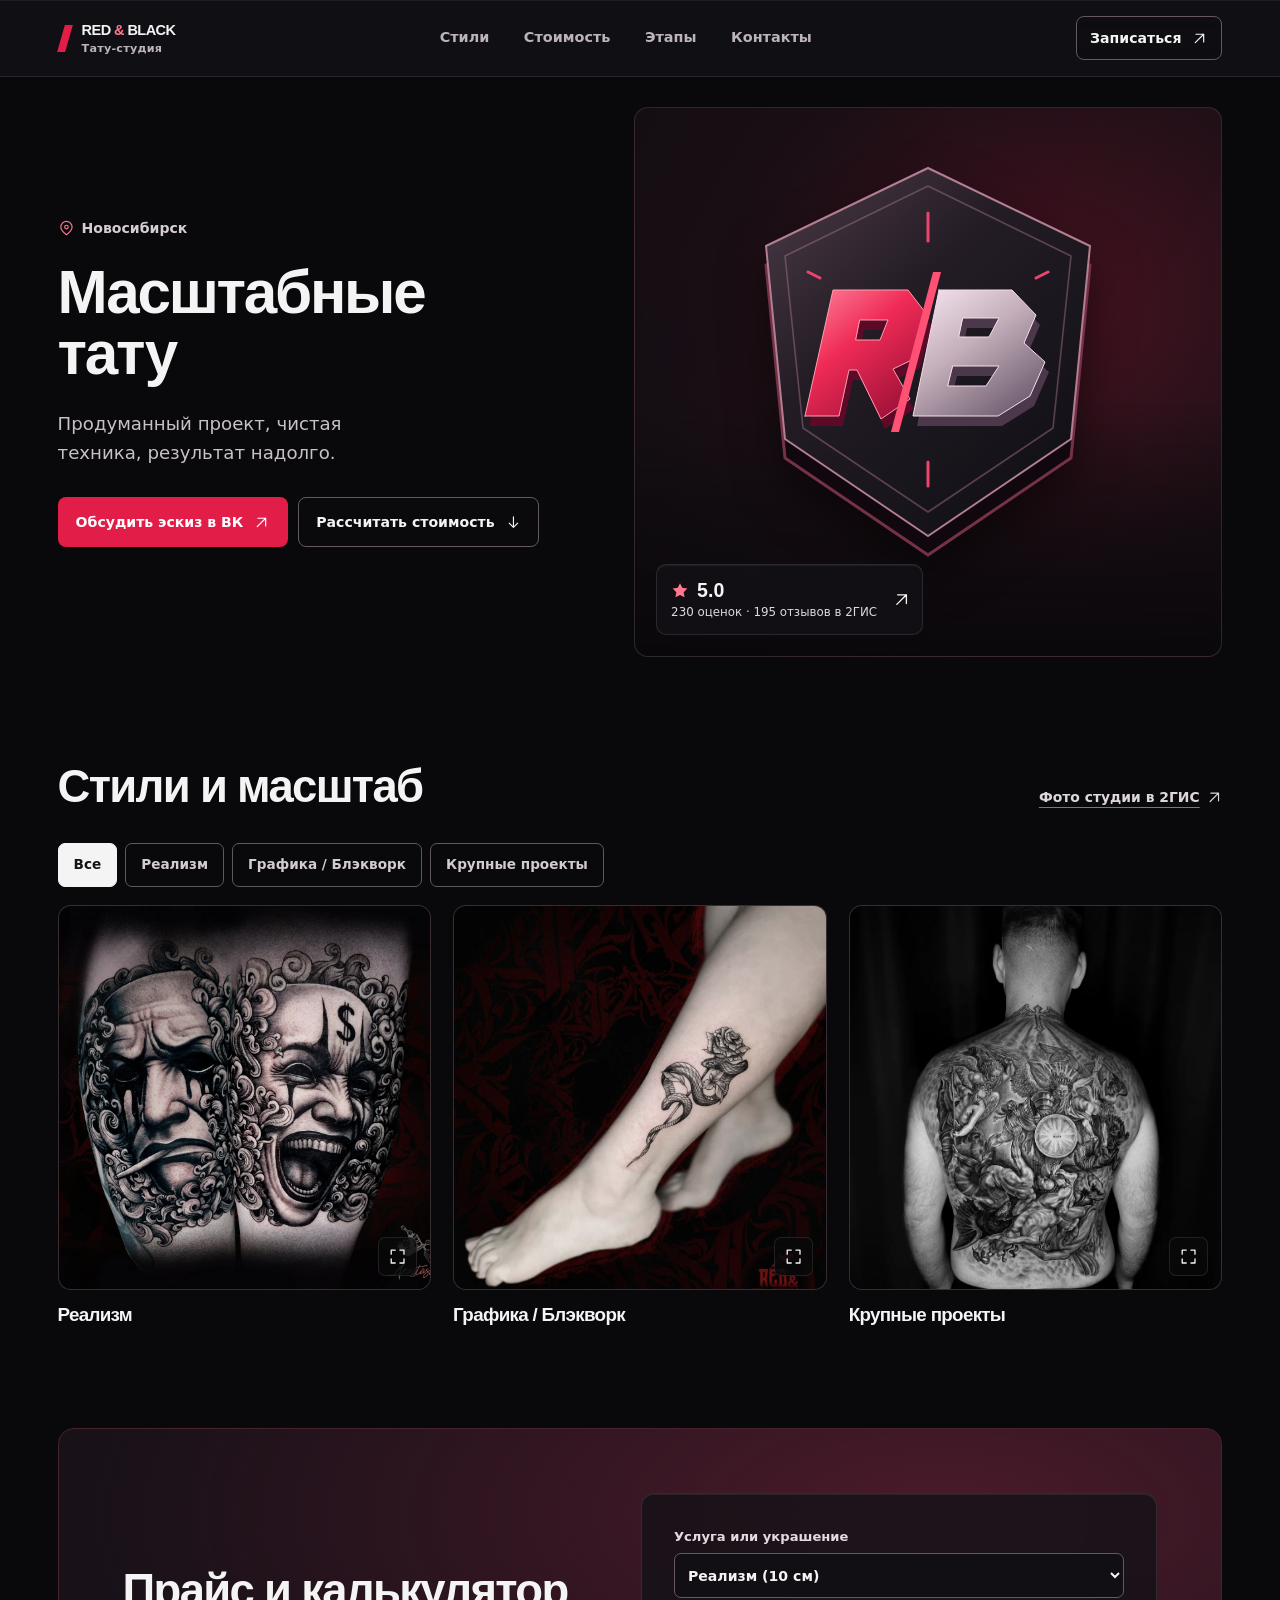
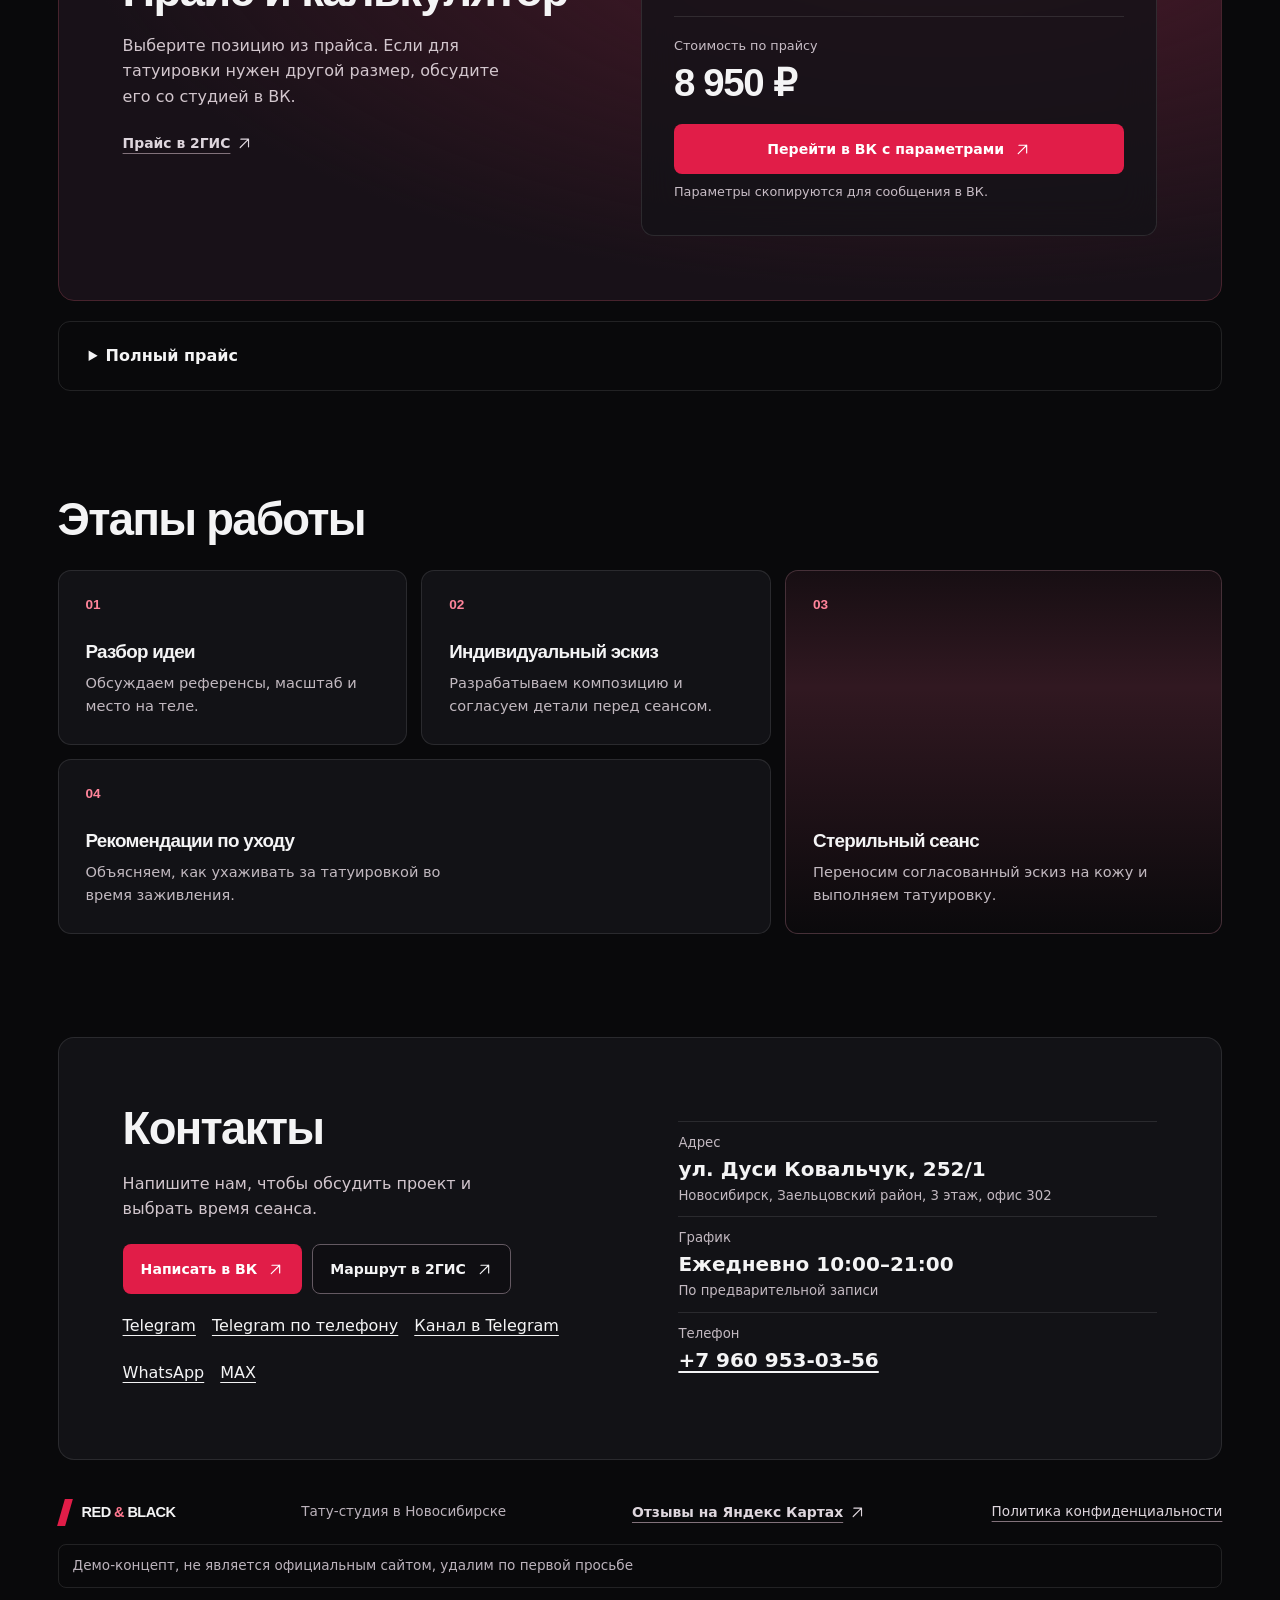
<file: red-and-black/index.html>
<!doctype html>
<html lang="ru">
<head>
  <meta charset="utf-8">
  <meta name="robots" content="noindex, nofollow">
  <meta name="viewport" content="width=device-width, initial-scale=1">
  <meta http-equiv="Content-Security-Policy" content="default-src 'self'; script-src 'self'; style-src 'self' https://fonts.googleapis.com; font-src 'self' https://fonts.gstatic.com; img-src 'self' data: https:; object-src 'none'; base-uri 'none'; form-action 'none'">
  <meta name="theme-color" content="#09090b">
  <title>Red and Black — тату-студия в Новосибирске</title>
  <meta name="description" content="Масштабные татуировки, реализм и графика в Новосибирске. Узнайте ориентир по стоимости и обсудите свой эскиз с тату-студией Red and Black.">
  <meta property="og:title" content="Red and Black — тату-студия в Новосибирске">
  <meta property="og:description" content="Масштабные татуировки, реализм и графика. Оцените стоимость и обсудите эскиз во ВКонтакте.">
  <meta property="og:type" content="website">
  <meta property="og:locale" content="ru_RU">
  <meta property="og:image" content="assets/2.webp">
  <link rel="icon" href="data:image/svg+xml,%3Csvg xmlns='http://www.w3.org/2000/svg' viewBox='0 0 64 64'%3E%3Crect width='64' height='64' rx='12' fill='%2309090b'/%3E%3Cpath fill='%23e11d48' d='M34 10h11L30 54H19z'/%3E%3C/svg%3E">
  <link rel="preconnect" href="https://fonts.googleapis.com">
  <link rel="preconnect" href="https://fonts.gstatic.com" crossorigin>
  <link href="https://fonts.googleapis.com/css2?family=Manrope:wght@400..800&amp;family=Unbounded:wght@400..800&amp;display=swap" rel="stylesheet">
  <link rel="stylesheet" href="styles.css">
  <script defer src="script.js"></script>
  <script type="application/ld+json">
    {
      "@context": "https://schema.org",
      "@type": "TattooParlor",
      "name": "Red and Black",
      "telephone": "+79609530356",
      "address": {
        "@type": "PostalAddress",
        "streetAddress": "ул. Дуси Ковальчук, 252/1, офис 302",
        "addressLocality": "Новосибирск",
        "addressRegion": "Новосибирская область",
        "postalCode": "630082",
        "addressCountry": "RU"
      },
      "openingHours": "Mo-Su 10:00-21:00",
      "aggregateRating": {
        "@type": "AggregateRating",
        "ratingValue": 5.0,
        "bestRating": 5,
        "ratingCount": 230,
        "reviewCount": 195
      },
      "sameAs": ["https://vk.com/redandblacknsk", "https://2gis.ru/novosibirsk/firm/70000001081277301"]
    }
  </script>
</head>
<body id="top">
  <svg class="sprite" xmlns="http://www.w3.org/2000/svg" aria-hidden="true">
    <symbol id="arrow-up" viewBox="0 0 24 24"><path d="M6 18 18 6M7 6h11v11"/></symbol>
    <symbol id="arrow-down" viewBox="0 0 24 24"><path d="M12 4v15m-6-6 6 6 6-6"/></symbol>
    <symbol id="star" viewBox="0 0 24 24"><path fill="currentColor" stroke="none" d="m12 2 3 6.2 6.8 1-4.9 4.8 1.2 6.8-6.1-3.2-6.1 3.2 1.2-6.8-4.9-4.8 6.8-1z"/></symbol>
    <symbol id="expand" viewBox="0 0 24 24"><path d="M9 4H4v5m11-5h5v5M4 15v5h5m11-5v5h-5"/></symbol>
    <symbol id="close" viewBox="0 0 24 24"><path d="m6 6 12 12M18 6 6 18"/></symbol>
    <symbol id="left" viewBox="0 0 24 24"><path d="m14 5-7 7 7 7m-7-7h13"/></symbol>
    <symbol id="right" viewBox="0 0 24 24"><path d="m10 5 7 7-7 7m7-7H4"/></symbol>
    <symbol id="phone" viewBox="0 0 24 24"><path d="M8 3H5a2 2 0 0 0-2 2c0 8.8 7.2 16 16 16a2 2 0 0 0 2-2v-3l-5-2-2 2a12 12 0 0 1-6-6l2-2z"/></symbol>
    <symbol id="pin" viewBox="0 0 24 24"><path d="M20 10c0 5-8 11-8 11S4 15 4 10a8 8 0 1 1 16 0Z"/><circle cx="12" cy="10" r="2.5"/></symbol>
  </svg>
  <a class="skip-link" href="#main">К содержанию</a>
  <header class="topbar glass">
    <div class="wrap topbar-inner">
      <a class="wordmark" href="#top" aria-label="Red and Black, в начало"><i aria-hidden="true"></i><span>RED<span class="mark-and"> &amp; </span>BLACK<small>Тату-студия</small></span></a>
      <nav class="main-nav" aria-label="Разделы сайта">
        <a href="#gallery">Стили</a><a href="#estimate">Стоимость</a><a href="#process">Этапы</a><a href="#contacts">Контакты</a>
      </nav>
      <a class="button button-outline header-cta" href="https://vk.com/redandblacknsk" target="_blank" rel="noopener">Записаться <svg aria-hidden="true"><use href="#arrow-up"/></svg></a>
    </div>
  </header>

  <main id="main">
    <section class="hero wrap" aria-labelledby="hero-title">
      <div class="hero-copy">
        <p class="hero-location"><svg aria-hidden="true"><use href="#pin"/></svg> Новосибирск</p>
        <h1 id="hero-title">Масштабные<br>тату</h1>
        <p class="hero-lead">Продуманный проект, чистая техника, результат надолго.</p>
        <div class="hero-actions actions">
          <a class="button button-primary" href="https://vk.com/redandblacknsk" target="_blank" rel="noopener">Обсудить эскиз в ВК <svg aria-hidden="true"><use href="#arrow-up"/></svg></a>
          <a class="button button-outline" href="#estimate">Рассчитать стоимость <svg aria-hidden="true"><use href="#arrow-down"/></svg></a>
        </div>
      </div>
      <figure class="hero-visual">
        <div class="brand-scene" data-tilt>
          <div class="brand-emblem">
            <svg viewBox="0 0 480 480" role="img" aria-labelledby="rb-emblem-title">
              <title id="rb-emblem-title">Монограмма Red and Black</title>
              <defs>
                <linearGradient id="rb-metal" x2="0.8" y2="1">
                  <stop stop-color="#4d3c49"/><stop offset=".42" stop-color="#231c25"/><stop offset="1" stop-color="#101015"/>
                </linearGradient>
                <linearGradient id="rb-red" x2="0.75" y2="1">
                  <stop stop-color="#ff849d"/><stop offset=".44" stop-color="#ef2b56"/><stop offset="1" stop-color="#9b1037"/>
                </linearGradient>
                <linearGradient id="rb-silver" x2="0.75" y2="1">
                  <stop stop-color="#f8e9f4"/><stop offset=".48" stop-color="#c3aeba"/><stop offset="1" stop-color="#6f5e70"/>
                </linearGradient>
                <path id="rb-shield" d="M240 41 402 119 383 312 240 409 97 312 78 119Z"/>
                <path id="rb-r" fill-rule="evenodd" d="M117 289L145 163H220L240 189L228 231L205 242L222 272L193 292L169 243H161L151 289H117ZM168 213H192L200 193H172Z"/>
                <path id="rb-b" fill-rule="evenodd" d="M251 163H324L348 188L336 216L357 235L342 269L310 289H225L251 163ZM271 210H301L311 191H275ZM260 259H298L311 239H265Z"/>
              </defs>
              <use href="#rb-shield" y="19" fill="#10080e" stroke="#753247" stroke-width="3"/>
              <use href="#rb-shield" fill="url(#rb-metal)" stroke="#b47e93" stroke-width="2"/>
              <path d="M240 59 383 129 365 301 240 385 115 301 97 129Z" fill="none" stroke="#a6778b" opacity=".46"/>
              <path d="M240 86v28m0 221v24M120 145l12 6m216 0 12-6" stroke="#ec456d" stroke-width="3"/>
              <use href="#rb-r" x="4" y="10" fill="#5c0a28" stroke="none"/>
              <use href="#rb-b" x="4" y="10" fill="#4b394b" stroke="none"/>
              <use href="#rb-r" fill="url(#rb-red)" stroke="#ff9fb0" stroke-width="1"/>
              <use href="#rb-b" fill="url(#rb-silver)" stroke="#f7dce9" stroke-width="1"/>
              <path d="M245 145h8l-42 160h-8Z" fill="#ff5075" stroke="none"/>
            </svg>
          </div>
        </div>
        <a class="rating glass" href="https://2gis.ru/novosibirsk/firm/70000001081277301/tab/reviews" target="_blank" rel="noopener">
          <span class="rating-score"><svg aria-hidden="true"><use href="#star"/></svg> 5.0</span>
          <span class="rating-note">230 оценок · 195 отзывов в 2ГИС</span>
          <svg class="rating-link" aria-hidden="true"><use href="#arrow-up"/></svg>
        </a>
      </figure>
    </section>

    <section class="section wrap" id="gallery" aria-labelledby="gallery-title">
      <div class="section-head">
        <h2 id="gallery-title">Стили и масштаб</h2>
        <a class="text-link" href="https://2gis.ru/novosibirsk/firm/70000001081277301/tab/photos" target="_blank" rel="noopener">Фото студии в 2ГИС <svg aria-hidden="true"><use href="#arrow-up"/></svg></a>
      </div>
      <div class="filters" role="group" aria-label="Фильтр примеров по стилю" hidden>
        <button type="button" data-filter="all" aria-pressed="true">Все</button>
        <button type="button" data-filter="realism" aria-pressed="false">Реализм</button>
        <button type="button" data-filter="graphic" aria-pressed="false">Графика / Блэкворк</button>
        <button type="button" data-filter="large" aria-pressed="false">Крупные проекты</button>
      </div>
      <p class="sr-only" id="filter-status" role="status"></p>
      <div class="gallery-grid">
        <article class="work" data-style="realism">
          <a class="work-image" href="assets/4.webp" aria-label="Увеличить пример реализма">
            <img class="photo" src="assets/4.webp" alt="Чёрно-серая татуировка с двумя театральными масками" width="1280" height="1161" loading="lazy" decoding="async">
            <span class="expand-icon"><svg aria-hidden="true"><use href="#expand"/></svg></span>
          </a>
          <h3>Реализм</h3>
        </article>
        <article class="work" data-style="graphic">
          <a class="work-image" href="assets/5.webp" aria-label="Увеличить пример графики">
            <img class="photo" src="assets/5.webp" alt="Графическая татуировка с цветами на ноге" width="1026" height="1280" loading="lazy" decoding="async">
            <span class="expand-icon"><svg aria-hidden="true"><use href="#expand"/></svg></span>
          </a>
          <h3>Графика / Блэкворк</h3>
        </article>
        <article class="work" data-style="large">
          <a class="work-image" href="assets/2.webp" aria-label="Увеличить пример крупного проекта">
            <img class="photo" src="assets/2.webp" alt="Крупная чёрно-серая татуировка на спине" width="893" height="1280" loading="lazy" decoding="async">
            <span class="expand-icon"><svg aria-hidden="true"><use href="#expand"/></svg></span>
          </a>
          <h3>Крупные проекты</h3>
        </article>
      </div>
    </section>

    <section class="section wrap" id="estimate" aria-labelledby="estimate-title">
      <div class="estimate-shell">
        <div class="estimate-copy">
          <h2 id="estimate-title">Прайс и калькулятор</h2>
          <p>Выберите позицию из прайса. Если для татуировки нужен другой размер, обсудите его со студией в ВК.</p>
          <a class="text-link" href="https://2gis.ru/novosibirsk/firm/70000001081277301/tab/prices" target="_blank" rel="noopener">Прайс в 2ГИС <svg aria-hidden="true"><use href="#arrow-up"/></svg></a>
        </div>
        <div class="calculator glass" hidden>
          <div class="fields">
            <label for="service">Услуга или украшение
              <select id="service" name="service"></select>
            </label>
          </div>
          <div class="estimate-result">
            <span>Стоимость по прайсу</span>
            <output id="price" for="service" aria-live="polite"></output>
          </div>
          <a class="button button-primary" id="send-config" href="https://vk.com/redandblacknsk" target="_blank" rel="noopener">Перейти в ВК с параметрами <svg aria-hidden="true"><use href="#arrow-up"/></svg></a>
          <p class="copy-help">Параметры скопируются для сообщения в ВК.</p>
          <div class="copy-fallback" hidden>
            <label for="manual-copy">Скопируйте параметры вручную и вставьте их в сообщение в ВК.</label>
            <textarea id="manual-copy" rows="5" readonly></textarea>
          </div>
        </div>
      </div>
      <details class="price-list" id="price-list">
        <summary>Полный прайс</summary>
        <section>
          <h3>Татуировки</h3>
          <dl>
            <div><dt>Реализм (10 см)</dt><dd>8&nbsp;950 ₽</dd></div>
            <div><dt>Татуировка спины</dt><dd>17&nbsp;500 ₽</dd></div>
            <div><dt>Надписи (5 см)</dt><dd>3&nbsp;450 ₽</dd></div>
            <div><dt>Графика (10 см)</dt><dd>6&nbsp;950 ₽</dd></div>
            <div><dt>Трайбл (5 см)</dt><dd>3&nbsp;450 ₽</dd></div>
          </dl>
        </section>
        <section>
          <h3>Пирсинг (украшение включено)</h3>
          <dl>
            <div><dt>Хеликс, форвард хеликс</dt><dd>2&nbsp;500 ₽</dd></div>
            <div><dt>Конч</dt><dd>2&nbsp;500 ₽</dd></div>
            <div><dt>Губа</dt><dd>2&nbsp;500 ₽</dd></div>
            <div><dt>Мочка</dt><dd>2&nbsp;500 ₽</dd></div>
            <div><dt>Язык</dt><dd>2&nbsp;500 ₽</dd></div>
            <div><dt>Септум</dt><dd>2&nbsp;750 ₽</dd></div>
            <div><dt>Смайл</dt><dd>2&nbsp;500 ₽</dd></div>
            <div><dt>Бридж</dt><dd>2&nbsp;500 ₽</dd></div>
            <div><dt>Настрил (крыло носа)</dt><dd>2&nbsp;500 ₽</dd></div>
            <div><dt>Бровь</dt><dd>2&nbsp;500 ₽</dd></div>
            <div><dt>Индастриал</dt><dd>3&nbsp;500 ₽</dd></div>
            <div><dt>Пупок</dt><dd>2&nbsp;500 ₽</dd></div>
            <div><dt>Дейс</dt><dd>2&nbsp;500 ₽</dd></div>
            <div><dt>Микродермал</dt><dd>5&nbsp;000 ₽</dd></div>
          </dl>
        </section>
        <section>
          <h3>Украшения для пирсинга</h3>
          <dl>
            <div><dt>Лабрет «Паук»</dt><dd>1&nbsp;200 ₽</dd></div>
            <div><dt>Лабреты «Лунный камень»</dt><dd>1&nbsp;900 ₽</dd></div>
            <div><dt>Мини-кластер</dt><dd>2&nbsp;200 ₽</dd></div>
            <div><dt>Лабреты «Фигурки»</dt><dd>от 1&nbsp;000 ₽</dd></div>
            <div><dt>Лабрет «Сердце»</dt><dd>1&nbsp;800 ₽</dd></div>
          </dl>
        </section>
        <section>
          <h3>Пирсинг с базовым украшением</h3>
          <dl>
            <div><dt>Вертикальный лабрет</dt><dd>2&nbsp;750 ₽</dd></div>
            <div><dt>Восстановление канала</dt><dd>2&nbsp;000 ₽</dd></div>
          </dl>
        </section>
        <section>
          <h3>Пирсинг</h3>
          <dl>
            <div><dt>Растяжка тоннелей</dt><dd>1&nbsp;000 ₽</dd></div>
          </dl>
        </section>
      </details>
    </section>

    <section class="section wrap" id="process" aria-labelledby="process-title">
      <div class="section-head"><h2 id="process-title">Этапы работы</h2></div>
      <ol class="process-grid">
        <li class="step"><div class="step-number" aria-hidden="true">01</div><div><h3>Разбор идеи</h3><p>Обсуждаем референсы, масштаб и место на теле.</p></div></li>
        <li class="step"><div class="step-number" aria-hidden="true">02</div><div><h3>Индивидуальный эскиз</h3><p>Разрабатываем композицию и согласуем детали перед сеансом.</p></div></li>
        <li class="step step-photo">
          <img class="photo" src="assets/1.webp" alt="Татуировки на предплечьях" width="933" height="1280" loading="lazy" decoding="async">
          <div class="step-number" aria-hidden="true">03</div><div><h3>Стерильный сеанс</h3><p>Переносим согласованный эскиз на кожу и выполняем татуировку.</p></div>
        </li>
        <li class="step"><div class="step-number" aria-hidden="true">04</div><div><h3>Рекомендации по уходу</h3><p>Объясняем, как ухаживать за татуировкой во время заживления.</p></div></li>
      </ol>
    </section>

    <section class="section wrap" id="contacts" aria-labelledby="contacts-title">
      <div class="contact-panel">
        <div class="contact-intro">
          <h2 id="contacts-title">Контакты</h2>
          <p>Напишите нам, чтобы обсудить проект и выбрать время сеанса.</p>
          <div class="actions">
            <a class="button button-primary" href="https://vk.com/redandblacknsk" target="_blank" rel="noopener">Написать в ВК <svg aria-hidden="true"><use href="#arrow-up"/></svg></a>
            <a class="button button-outline" href="https://2gis.ru/novosibirsk/firm/70000001081277301" target="_blank" rel="noopener">Маршрут в 2ГИС <svg aria-hidden="true"><use href="#arrow-up"/></svg></a>
          </div>
          <nav class="social-links" aria-label="Соцсети и мессенджеры">
            <a href="https://t.me/red_and_black_54" target="_blank" rel="noopener noreferrer">Telegram</a>
            <a href="https://t.me/+79609530356" target="_blank" rel="noopener noreferrer">Telegram по телефону</a>
            <a href="https://t.me/redandblacknsk" target="_blank" rel="noopener noreferrer">Канал в Telegram</a>
            <a href="https://wa.me/79609530356" target="_blank" rel="noopener noreferrer">WhatsApp</a>
            <a href="https://max.ru/u/f9LHodD0cOK37aVIAAhFoohbm23El4894xS_QAy7zzALwCi4VbgRJsdDxO4" target="_blank" rel="noopener noreferrer">MAX</a>
          </nav>
        </div>
        <address class="contact-details">
          <div><span>Адрес</span><strong>ул. Дуси Ковальчук, 252/1</strong><small>Новосибирск, Заельцовский район, 3 этаж, офис 302</small></div>
          <div><span>График</span><strong>Ежедневно 10:00–21:00</strong><small>По предварительной записи</small></div>
          <div><span>Телефон</span><a href="tel:+79609530356">+7 960 953-03-56</a></div>
        </address>
      </div>
    </section>
  </main>

  <footer class="wrap footer">
    <a class="wordmark" href="#top" aria-label="Red and Black, в начало"><i aria-hidden="true"></i><span>RED<span class="mark-and"> &amp; </span>BLACK</span></a>
    <span>Тату-студия в Новосибирске</span>
    <a class="text-link" href="https://yandex.com/maps/org/red_and_black/127771986843/reviews/" target="_blank" rel="noopener">Отзывы на Яндекс Картах <svg aria-hidden="true"><use href="#arrow-up"/></svg></a>
    <button class="text-link privacy-trigger" type="button" id="privacy-open">Политика конфиденциальности</button>
    <p class="demo-notice">Демо-концепт, не является официальным сайтом, удалим по первой просьбе</p>
  </footer>

  <nav class="mobile-actions glass" aria-label="Быстрая связь">
    <a class="button button-outline" href="tel:+79609530356"><svg aria-hidden="true"><use href="#phone"/></svg> Позвонить</a>
    <a class="button button-primary" href="https://vk.com/redandblacknsk" target="_blank" rel="noopener">Написать в ВК <svg aria-hidden="true"><use href="#arrow-up"/></svg></a>
  </nav>

  <dialog class="privacy" id="privacy" aria-labelledby="privacy-title">
    <button type="button" class="icon-button privacy-close" aria-label="Закрыть политику конфиденциальности" autofocus><svg aria-hidden="true"><use href="#close"/></svg></button>
    <h2 id="privacy-title">Политика конфиденциальности (152-ФЗ)</h2>
    <p>На странице нет форм для сбора персональных данных, аналитических счётчиков и собственных cookie. Калькулятор работает в браузере. При нажатии кнопки перехода во ВКонтакте параметры калькулятора копируются в буфер обмена. Вы можете сами вставить их в сообщение.</p>
    <p>Шрифты загружаются через Google Fonts. Сервис получает технические сведения о запросе, включая IP-адрес. При переходе по внешним ссылкам действуют правила соответствующих сервисов.</p>
    <p>Если вы сами свяжетесь со студией, предоставленные вами контактные данные могут использоваться для ответа и согласования записи. По вопросам обработки, уточнения и удаления данных, переданных студии, можно обратиться по телефону <a href="tel:+79609530356">+7 960 953-03-56</a>.</p>
  </dialog>

  <dialog id="lightbox" aria-label="Полноэкранный просмотр">
    <div class="lightbox-top">
      <p id="lightbox-caption"></p>
      <button type="button" class="icon-button" id="close-lightbox" aria-label="Закрыть просмотр" autofocus><svg aria-hidden="true"><use href="#close"/></svg></button>
    </div>
    <div class="lightbox-stage">
      <img id="lightbox-image" alt="" width="1200" height="1500" hidden>
      <p id="lightbox-error" hidden>Фото не загрузилось.</p>
    </div>
    <div class="lightbox-controls">
      <button type="button" class="icon-button" id="previous-photo" aria-label="Предыдущее фото"><svg aria-hidden="true"><use href="#left"/></svg></button>
      <span id="lightbox-count" role="status"></span>
      <button type="button" class="icon-button" id="next-photo" aria-label="Следующее фото"><svg aria-hidden="true"><use href="#right"/></svg></button>
    </div>
  </dialog>
  <div id="toast" class="toast glass" role="status"></div>
</body>
</html>
</file>
<file: red-and-black/styles.css>
:root {
  color-scheme: dark;
  --base: #09090b;
  --panel: #121216;
  --text: #f4f4f5;
  --muted: #bcb3bc;
  --red: #e11d48;
  --pink: #ff7890;
  --line: rgb(255 255 255 / 0.1);
  --display: "Unbounded", Arial, sans-serif;
  --body: "Manrope", system-ui, sans-serif;
  --ease-out: cubic-bezier(0.23, 1, 0.32, 1);
  --gutter: clamp(20px, 4.5vw, 72px);
}
*, *::before, *::after { box-sizing: border-box; }
html { scroll-padding-top: 100px; scrollbar-color: #62434d var(--base); }
body { margin: 0; background: var(--base); color: var(--text); font: 500 1rem/1.6 var(--body); }
body:has(dialog[open]) { overflow: hidden; }
::selection { background: #a81639; color: white; }
:focus-visible { outline: 2px solid var(--pink); outline-offset: 4px; }
[hidden] { display: none !important; }
h1, h2, h3, p, figure { margin: 0; }
h1, h2, h3 { font-family: var(--display); line-height: 1.17; letter-spacing: -0.037em; }
h2 { font-size: clamp(1.82rem, 3.55vw, 3.35rem); font-weight: 650; text-wrap: balance; }
h3 { font-size: clamp(0.96rem, 1.47vw, 1.3rem); font-weight: 600; text-wrap: balance; }
a { color: inherit; text-decoration: none; }
button, select, textarea { font: inherit; }
button, select { cursor: pointer; }
svg { width: 1.2em; height: 1.2em; flex: none; fill: none; stroke: currentColor; stroke-width: 1.65; stroke-linecap: round; stroke-linejoin: round; }
.sprite { position: absolute; width: 0; height: 0; }
.sr-only { position: absolute; width: 1px; height: 1px; padding: 0; margin: -1px; clip-path: inset(50%); overflow: hidden; white-space: nowrap; }
.skip-link { position: fixed; z-index: 20; top: 8px; left: var(--gutter); padding: 10px 16px; background: var(--panel); transform: translateY(-150%); }
.skip-link:focus { transform: none; }
.wrap { width: min(100% - var(--gutter) * 2, 1312px); margin-inline: auto; }

.glass {
  background: #19171c;
  border: 1px solid rgba(255,255,255,0.1);
  box-shadow: inset 0 1px 0 rgb(255 255 255 / 0.06);
}
@supports ((backdrop-filter: blur(18px)) or (-webkit-backdrop-filter: blur(18px))) {
  .glass {
    background: rgb(20 18 23 / 0.79);
    -webkit-backdrop-filter: blur(18px);
    backdrop-filter: blur(18px);
  }
}
@media (prefers-reduced-transparency: reduce) {
  .glass { background: #19171c; -webkit-backdrop-filter: none; backdrop-filter: none; }
}
.topbar { position: sticky; z-index: 5; top: 0; border-width: 0 0 1px; }
.topbar-inner { min-height: 76px; display: flex; align-items: center; justify-content: space-between; gap: 20px; }
.wordmark { display: inline-flex; align-items: center; gap: 10px; flex: none; font: 800 0.91rem/1.15 var(--display); letter-spacing: -0.04em; }
.wordmark i { width: 8px; height: 27px; background: var(--red); transform: skewX(-16deg); margin-inline: 3px; }
.mark-and { color: var(--pink); }
.wordmark small { display: block; margin-top: 5px; color: var(--muted); font: 700 0.7rem/1 var(--body); letter-spacing: 0.02em; }
.main-nav { display: flex; align-items: center; gap: clamp(15px, 2.7vw, 45px); color: var(--muted); font-size: 0.9rem; font-weight: 700; }
.main-nav a { display: flex; align-items: center; min-height: 44px; }

.actions { display: flex; flex-wrap: wrap; gap: 10px; }
.button {
  display: inline-flex;
  min-height: 50px;
  align-items: center;
  justify-content: center;
  gap: 10px;
  border: 1px solid transparent;
  border-radius: 8px;
  padding: 11px 17px;
  font-size: 0.88rem;
  line-height: 1.3;
  font-weight: 800;
  text-align: center;
  transition: transform 150ms var(--ease-out);
}
.button:active, .icon-button:active { transform: scale(0.97); }
.button-primary { background: var(--red); color: #fff; }
.button-outline { border-color: #645962; background: rgb(12 11 14 / 0.45); color: var(--text); }
.header-cta { min-height: 44px; padding: 9px 13px; }

.hero { display: grid; grid-template-columns: minmax(0, 0.98fr) minmax(0, 1fr); align-items: center; margin-top: 30px; }
.hero-copy { position: relative; z-index: 1; padding-block: 40px; padding-right: 20px; }
.hero-location { display: flex; align-items: center; gap: 7px; margin-bottom: 22px; color: #d5cdd2; font-weight: 750; font-size: 0.88rem; }
.hero-location svg { color: var(--pink); }
.hero h1 { font-size: clamp(2.45rem, 4.7vw, 4.7rem); font-weight: 800; line-height: 1.02; }
.hero-lead { max-width: 29ch; margin-top: 25px; color: #c8c1c8; font-size: clamp(1.04rem, 1.42vw, 1.22rem); }
.hero-actions { margin-top: 30px; }
.hero-visual { position: relative; isolation: isolate; height: clamp(420px, 43vw, 625px); background: radial-gradient(ellipse at 70% 35%, #481321, #1b1016 55%, #101013); border: 1px solid var(--line); border-radius: 14px; }
.hero-visual::after { content: ""; position: absolute; z-index: -1; inset: 0; border-radius: inherit; background: linear-gradient(180deg, transparent 54%, rgb(7 6 8 / 0.76)), linear-gradient(120deg, rgb(17 8 13 / 0.24), transparent 70%); }
.photo { display: block; width: 100%; height: 100%; object-fit: cover; }
.photo[data-unavailable] { visibility: hidden; }
.rating { position: absolute; left: 21px; bottom: 21px; display: grid; grid-template-columns: auto 16px; align-items: center; column-gap: 15px; padding: 12px 14px; border-radius: 10px; }
.rating-score { display: flex; align-items: center; gap: 8px; font: 700 1.22rem/1.35 var(--display); font-variant-numeric: tabular-nums; }
.rating-score svg { color: var(--pink); width: 18px; }
.rating-note { grid-column: 1; font-size: 0.74rem; color: #e1d7df; }
.rating-link { grid-area: 1 / 2 / 3; }

@media (prefers-reduced-motion: no-preference) {
  .hero h1 { animation: title-in 560ms var(--ease-out) both; }
  .hero-lead { animation: lead-in 460ms var(--ease-out) 75ms both; }
  .rating { animation: rating-in 400ms var(--ease-out) 125ms both; }
}
@keyframes title-in { from { opacity: 0.45; transform: translateY(12px); } }
@keyframes lead-in { from { opacity: 0.45; transform: translateY(7px); } }
@keyframes rating-in { from { opacity: 0.45; } }

.section { margin-top: clamp(65px, 8vw, 124px); }
.section-head { display: flex; flex-wrap: wrap; justify-content: space-between; align-items: baseline; gap: 8px 24px; margin-bottom: 24px; }
.text-link { display: inline-flex; min-height: 44px; align-items: center; gap: 6px; color: #ded6dd; font-size: 0.87rem; font-weight: 750; text-decoration: underline; text-underline-offset: 5px; text-decoration-color: #82727b; }
.filters { display: flex; flex-wrap: wrap; gap: 8px; margin-bottom: 18px; }
.filters button { min-height: 44px; padding: 8px 15px; border: 1px solid #61575f; border-radius: 7px; background: transparent; color: #d3cbd2; font-size: 0.85rem; font-weight: 750; }
.filters button[aria-pressed="true"] { background: #f4f4f5; color: #161318; border-color: #f4f4f5; }
.gallery-grid { display: grid; grid-template-columns: repeat(3, minmax(0, 1fr)); gap: clamp(13px, 1.7vw, 24px); }
.work-image { display: block; position: relative; aspect-ratio: 1 / 1.03; overflow: hidden; border-radius: 13px; border: 1px solid var(--line); background: #21151c; }
.work-image .photo { filter: saturate(0.68); transition: transform 300ms var(--ease-out); }
.work:nth-child(2) .photo { object-position: center 42%; }
.work h3 { margin-top: 14px; }
.expand-icon { display: grid; place-items: center; position: absolute; right: 13px; bottom: 13px; width: 39px; height: 39px; border: 1px solid var(--line); border-radius: 7px; background: rgb(9 9 11 / 0.8); }

.estimate-shell { display: grid; grid-template-columns: minmax(0, 0.95fr) minmax(0, 1.05fr); align-items: center; gap: clamp(24px, 4vw, 60px); padding: clamp(24px, 5vw, 68px); border: 1px solid #47232d; border-radius: 16px; background: radial-gradient(ellipse at 76% 18%, #4b1a2a, transparent 69%), #181118; }
.estimate-copy p, .contact-intro p { max-width: 37ch; margin-top: 16px; color: #d2c6cd; }
.estimate-copy .text-link { margin-top: 12px; }
.calculator { min-width: 0; padding: clamp(16px, 2.5vw, 34px); border-radius: 13px; }
.fields { display: grid; grid-template-columns: minmax(0, 1fr); }
.fields label { min-width: 0; color: #e4dbe2; font-size: 0.82rem; font-weight: 750; }
.fields select, textarea { width: 100%; min-height: 45px; margin-top: 6px; padding: 8px 9px; border: 1px solid #645962; border-radius: 7px; background: #120f14; color: var(--text); font-size: 0.88rem; }
.estimate-result { display: grid; gap: 5px; min-height: 108px; align-content: center; margin-top: 18px; padding-block: 14px; border-top: 1px solid var(--line); }
.estimate-result span, .copy-help { color: #c8bdc6; font-size: 0.8rem; }
#price { display: block; font: 650 clamp(1.45rem, 3vw, 2.65rem)/1.15 var(--display); letter-spacing: -0.035em; font-variant-numeric: tabular-nums; }
#send-config { width: 100%; }
.copy-help { margin-top: 8px; }
.copy-fallback { margin-top: 15px; font-size: 0.86rem; }
.copy-fallback textarea { display: block; resize: vertical; }

.process-grid { list-style: none; display: grid; grid-template-columns: minmax(0, 1fr) minmax(0, 1fr) minmax(0, 1.25fr); grid-template-rows: minmax(175px, auto) minmax(175px, auto); gap: 14px; margin: 0; padding: 0; }
.step { display: flex; flex-direction: column; justify-content: space-between; gap: 22px; padding: clamp(18px, 2.1vw, 30px); border: 1px solid var(--line); border-radius: 13px; background: var(--panel); }
.step-number { color: #ff849a; font: 600 0.85rem/1 var(--display); font-variant-numeric: tabular-nums; }
.step h3 { overflow-wrap: anywhere; }
.step p { color: #c2b9c0; margin-top: 8px; font-size: 0.91rem; max-width: 42ch; }
.step-photo { position: relative; isolation: isolate; overflow: hidden; grid-area: 1 / 3 / 3; background: #311821; }
.step-photo .photo { position: absolute; z-index: -2; inset: 0; filter: saturate(0.6); }
.step-photo::after { content: ""; position: absolute; z-index: -1; inset: 0; background: linear-gradient(180deg, rgb(9 9 11 / 0.65), transparent 32%, rgb(9 9 11 / 0.96) 100%); }
.step:last-child { grid-column: span 2; }

.contact-panel { display: grid; grid-template-columns: minmax(0, 1fr) minmax(0, 1fr); align-items: center; gap: clamp(26px, 6vw, 88px); padding: clamp(23px, 5vw, 67px); border: 1px solid var(--line); border-radius: 16px; background: var(--panel); }
.contact-intro .actions { margin-top: 22px; }
.contact-details { display: grid; font-style: normal; }
.contact-details > div { display: grid; border-top: 1px solid var(--line); padding: 10px 0; }
.contact-details > div:last-child { padding-bottom: 0; }
.contact-details span, .contact-details small { color: #c3b9c1; font-size: 0.83rem; }
.contact-details strong, .contact-details a { font-size: clamp(1.02rem, 1.75vw, 1.25rem); }
.contact-details a { justify-self: start; font-weight: 800; text-decoration: underline; text-underline-offset: 4px; }
.footer { display: flex; flex-wrap: wrap; align-items: center; justify-content: space-between; gap: 10px 18px; padding-block: 30px; color: var(--muted); font-size: 0.85rem; }
.footer .wordmark { color: var(--text); }
.mobile-actions { display: none; }

#lightbox { width: 100%; max-width: none; height: 100%; max-height: none; margin: 0; padding: clamp(14px, 3vw, 30px); border: 0; background: #09090bf7; color: var(--text); }
#lightbox[open] { display: grid; grid-template-rows: auto minmax(0, 1fr) auto; gap: 12px; }
#lightbox::backdrop { background: #09090b; }
.lightbox-top, .lightbox-controls { display: flex; align-items: center; justify-content: space-between; gap: 14px; }
.lightbox-top p { font-weight: 800; }
.lightbox-stage { min-width: 0; min-height: 0; display: grid; place-items: center; }
.lightbox-stage img { display: block; width: 100%; height: 100%; min-height: 0; object-fit: contain; }
.lightbox-controls { justify-content: center; }
.icon-button { display: grid; place-items: center; width: 46px; height: 46px; flex: none; color: var(--text); background: var(--panel); border: 1px solid #645962; border-radius: 7px; transition: transform 150ms var(--ease-out); }
.icon-button:disabled { opacity: 0.4; cursor: default; }
.toast { position: fixed; right: var(--gutter); bottom: 20px; z-index: 8; max-width: min(27rem, 100% - var(--gutter) * 2); padding: 12px 16px; border-radius: 9px; opacity: 0; visibility: hidden; transform: translateY(8px); transition: opacity 160ms var(--ease-out), transform 160ms var(--ease-out), visibility 160ms; pointer-events: none; font-weight: 750; font-size: 0.88rem; }
.toast.is-visible { opacity: 1; visibility: visible; transform: none; transition-duration: 220ms; }

@media (hover: hover) and (pointer: fine) {
  .work-image:hover .photo { transform: scale(1.045); }
  .main-nav a:hover, .text-link:hover, .contact-details a:hover { color: var(--pink); }
  .button-primary:hover { background: #cf1640; }
  .button-outline:hover, .icon-button:hover:not(:disabled) { border-color: var(--pink); }
  .filters button:hover:not([aria-pressed="true"]), .rating:hover { border-color: var(--pink); }
}

@media (max-width: 1100px) {
  .fields { grid-template-columns: 1fr; }
}
@media (max-width: 900px) {
  .hero-visual { height: clamp(360px, 63vw, 530px); }
  .hero h1 { font-size: 4.85vw; }
  .main-nav { gap: 14px; }
  .estimate-shell { grid-template-columns: minmax(0, 0.85fr) minmax(0, 1.15fr); gap: 20px; }
}
@media (max-width: 700px) {
  html { scroll-padding-top: 77px; scroll-padding-bottom: 77px; }
  body { padding-bottom: calc(72px + env(safe-area-inset-bottom)); }
  .topbar-inner { min-height: 64px; }
  .main-nav { display: none; }
  .hero { display: block; margin-top: 0; }
  .hero-copy { padding: 38px 0 21px; }
  .hero-location { margin-bottom: 15px; }
  .hero h1 { font-size: clamp(2rem, 9.5vw, 4rem); }
  .hero-lead { margin-top: 13px; }
  .hero-actions { margin-top: 18px; display: grid; grid-template-columns: 1fr; gap: 8px; }
  .hero-actions .button { min-height: 47px; justify-content: space-between; }
  .hero-visual { height: clamp(275px, 86vw, 480px); }
  .rating { left: 12px; bottom: 12px; }
  .section { margin-top: 62px; }
  .section-head { margin-bottom: 16px; gap: 3px 12px; }
  .filters { gap: 6px; }
  .filters button { padding-inline: 11px; }
  .gallery-grid { grid-template-columns: repeat(2, minmax(0, 1fr)); row-gap: 22px; }
  .work:last-child, .gallery-grid:has(.work[hidden]) .work:not([hidden]) { grid-column: 1 / -1; }
  .work:last-child .work-image { aspect-ratio: 1.28; }
  .work h3 { margin-top: 9px; font-size: 0.92rem; }
  .expand-icon { right: 8px; bottom: 8px; width: 32px; height: 32px; }
  .estimate-shell, .contact-panel { grid-template-columns: minmax(0, 1fr); }
  .estimate-shell { padding: 19px; }
  .fields select, .copy-fallback textarea { font-size: 1rem; }
  .process-grid { grid-template-columns: minmax(0, 1fr); grid-template-rows: auto; gap: 10px; }
  .step { flex-direction: row; justify-content: start; padding: 16px; }
  .step-number { padding-top: 2px; }
  .step-photo { grid-area: auto; min-height: 260px; flex-direction: column; justify-content: space-between; }
  .step:last-child { grid-column: auto; }
  .step-photo .photo { object-position: center 55%; }
  .step p { font-size: 0.85rem; }
  .mobile-actions { position: fixed; display: grid; z-index: 6; inset: auto 0 0; grid-template-columns: 1fr 1fr; gap: 8px; padding: 8px var(--gutter) calc(8px + env(safe-area-inset-bottom)); border-width: 1px 0 0; }
  .mobile-actions .button { min-height: 47px; padding: 7px; }
  .toast { bottom: calc(76px + env(safe-area-inset-bottom)); }
}
@media (max-width: 345px) {
  .hero h1 { font-size: 1.78rem; }
}
@media (prefers-reduced-motion: reduce) {
  .button, .icon-button, .work-image .photo { transition: none; }
  .button:active, .icon-button:active, .work-image:hover .photo { transform: none; }
  .toast { transform: none; }
}

.hero-visual .brand-scene { height: 100%; }
.hero-visual .brand-emblem { width: min(89%, 480px, calc(100% - 32px)); margin-bottom: 30px; }

.brand-scene {
  display: grid;
  place-items: center;
  perspective: 900px;
  touch-action: pan-y pinch-zoom;
}
.brand-emblem {
  position: relative;
  width: min(100%, 480px);
  aspect-ratio: 1;
  pointer-events: none;
  transition: transform 260ms var(--ease-out);
}
.brand-emblem > svg {
  display: block;
  width: 100%;
  height: 100%;
  filter: drop-shadow(0 20px 23px rgb(0 0 0 / 0.5));
}
.brand-emblem::after {
  content: "";
  position: absolute;
  inset: 0;
  clip-path: polygon(50% 8.5%, 84% 24.5%, 80% 65%, 50% 85.5%, 20% 65%, 16% 24.5%);
  background: radial-gradient(circle at var(--glare-x, 50%) var(--glare-y, 50%), rgb(255 167 195 / 0.58), transparent 41%);
  mix-blend-mode: screen;
  opacity: 0;
  transition: opacity 220ms var(--ease-out);
}
@media (prefers-reduced-motion: no-preference) {
  html { scroll-behavior: smooth; }
  .brand-scene.is-lit .brand-emblem {
    transform: rotateX(var(--tilt-x)) rotateY(var(--tilt-y));
    transition-duration: 80ms;
  }
  .brand-scene.is-lit .brand-emblem::after { opacity: 1; }
}
@media (prefers-reduced-motion: reduce) {
  .brand-emblem, .brand-emblem::after { transition: none; }
}

.social-links { display: flex; flex-wrap: wrap; gap: 3px 16px; margin-top: 10px; }
.social-links a { display: inline-flex; align-items: center; min-height: 44px; text-decoration: underline; text-underline-offset: 4px; }
.social-links a:hover { color: var(--pink); }
.demo-notice { flex: 0 0 100%; padding: 10px 14px; border: 1px solid var(--line); border-radius: 8px; }
.price-list { margin-top: 20px; padding: 12px clamp(14px, 3vw, 30px); border: 1px solid var(--line); border-radius: 12px; }
.price-list summary { min-height: 44px; align-content: center; cursor: pointer; font-weight: 700; }
.price-list section { margin-block: 16px; }
.price-list dl { margin: 8px 0 0; }
.price-list dl > div { display: flex; justify-content: space-between; gap: 8px 16px; padding-block: 8px; border-top: 1px solid var(--line); }
.price-list dd { margin: 0; flex: none; color: var(--pink); font-variant-numeric: tabular-nums; }

.privacy-trigger { padding: 0; border: 0; background: none; font: inherit; }
.privacy { width: min(650px, calc(100% - 32px)); max-height: calc(100% - 32px); padding: 64px clamp(18px, 4vw, 36px) 28px; border: 1px solid var(--line); border-radius: 14px; background: var(--panel); color: var(--text); }
.privacy::backdrop { background: rgb(9 9 11 / 0.79); }
.privacy-close { position: absolute; top: 10px; right: 10px; }
.privacy h2 { font-size: clamp(1.18rem, 2.65vw, 1.65rem); }
.privacy p { margin-top: 14px; color: var(--muted); }
.privacy a { text-decoration: underline; text-underline-offset: 3px; }
@media (prefers-reduced-motion: no-preference) {
  .is-revealed { animation: reveal-section 480ms var(--ease-out); }
  @keyframes reveal-section {
    from { opacity: 0.65; transform: translateY(14px); }
    to { opacity: 1; transform: translateY(0); }
  }
}
</file>
